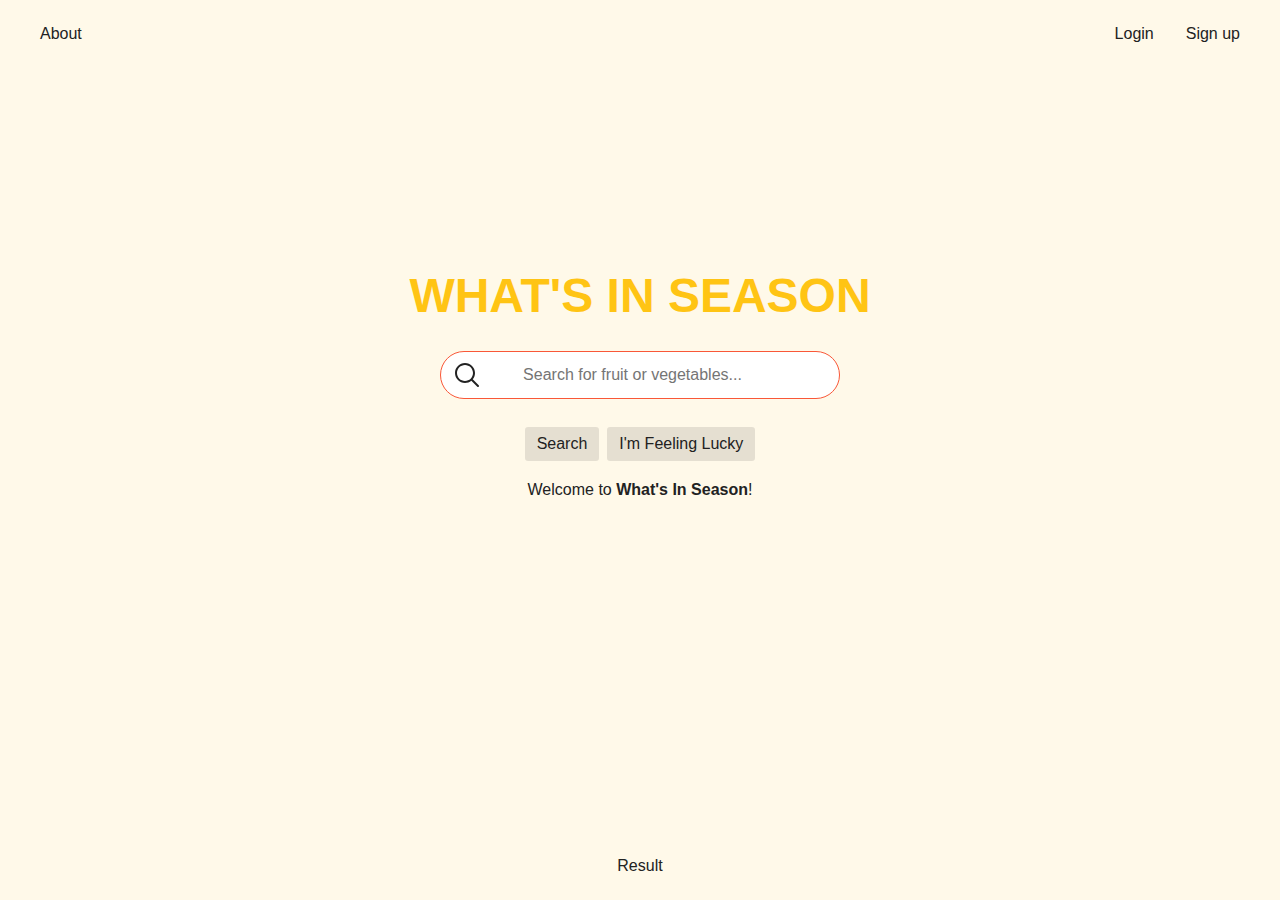
<file: index.html>
<!DOCTYPE html>
<html>
	<head>
		<link rel="stylesheet" href="assets/styles/styles.css" />
		<title>What's In Season</title>
		<meta charset="UTF-8" />
		<meta name="viewport" content="width=device-width, initial-scale=1" />
		<script src="assets/scripts/vendor.js" defer></script>
		<script src="assets/scripts/app.js" defer></script>
	</head>

	<body>
		<!-- HEADER -->
		<header>
			<nav class="navbar">
				<ul class="nav-main">
					<li class="nav-main__item left">
						<a href="/about.html">About</a>
					</li>
					<li class="nav-main__item"><a href="/login.html">Login</a></li>
					<li class="nav-main__item"><a href="/signup.html">Sign up</a></li>
				</ul>
			</nav>
		</header>

		<!-- MAIN -->
		<main class="index">
			<h1 class="logo">What's In Season</h1>
			<div>
				<form action="/edit.html" method="get">
					<div class="search-box">
						<img
							draggable="false"
							class="icon-search"
							src="/assets/img/icon-search.svg"
						/>
						<img
							draggable="false"
							class="icon-clear"
							src="/assets/img/icon-clear.svg"
						/>
						<input
							class="center"
							type="search"
							id="search-text"
							name="Search"
							placeholder="Search for fruit or vegetables..."
							size="30"
						/>
					</div>
					<div class="button__inline">
						<div class="button">
							<input
								class="center"
								type="button"
								id="button-search"
								value="Search"
							/>
						</div>
						<div class="button">
							<input
								class="center"
								type="button"
								id="button-random"
								value="I'm Feeling Lucky"
							/>
						</div>
					</div>
				</form>
				<div>
					<p>
						<span id="you-searched" style="display: inline"
							>Welcome to <strong>What's In Season</strong>!</span
						>
						<strong
							><span id="search-result" style="display: inline"></span
						></strong>
					</p>
				</div>
			</div>
		</main>

		<!-- FOOTER -->
		<footer>
			<nav class="navbar">
				<ul class="nav-secondary">
					<li class="nav-secondary__item">
						<a href="result.html">Result</a>
					</li>
				</ul>
			</nav>
		</footer>
	</body>
</html>
</file>
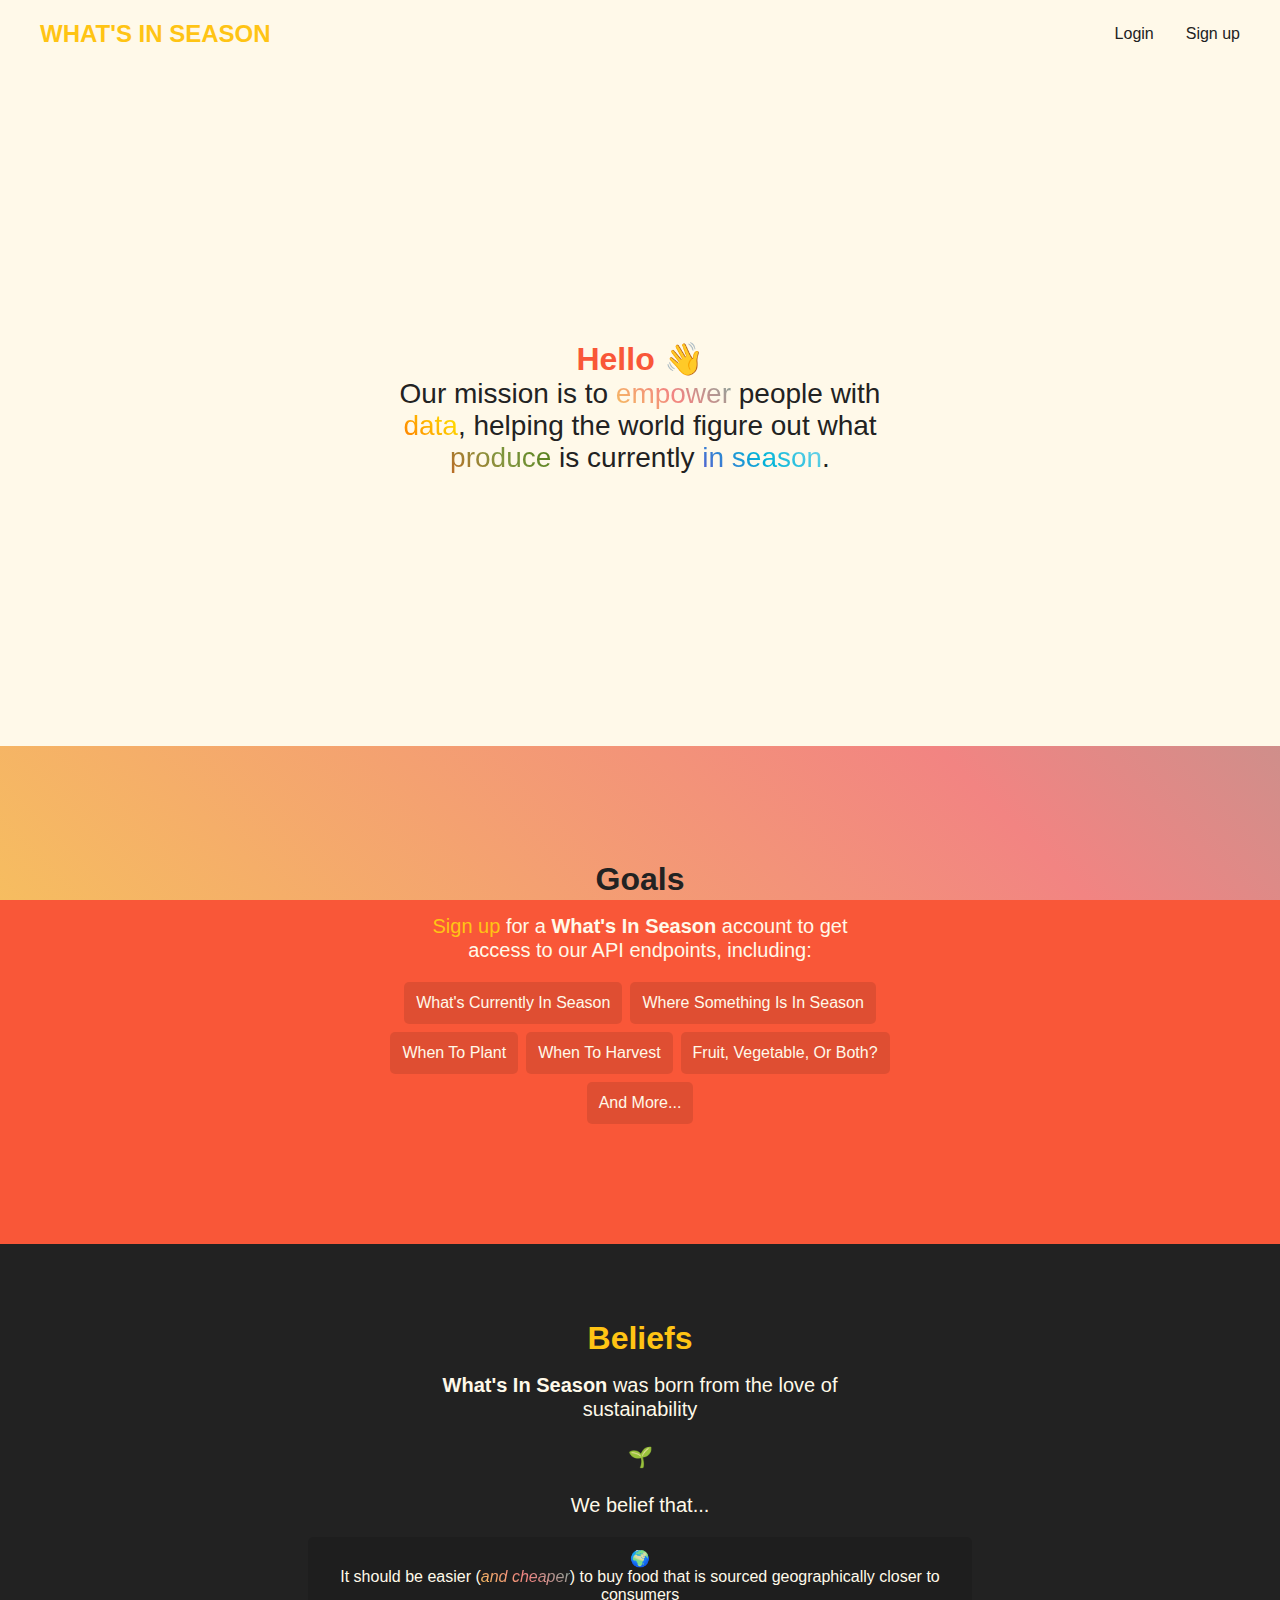
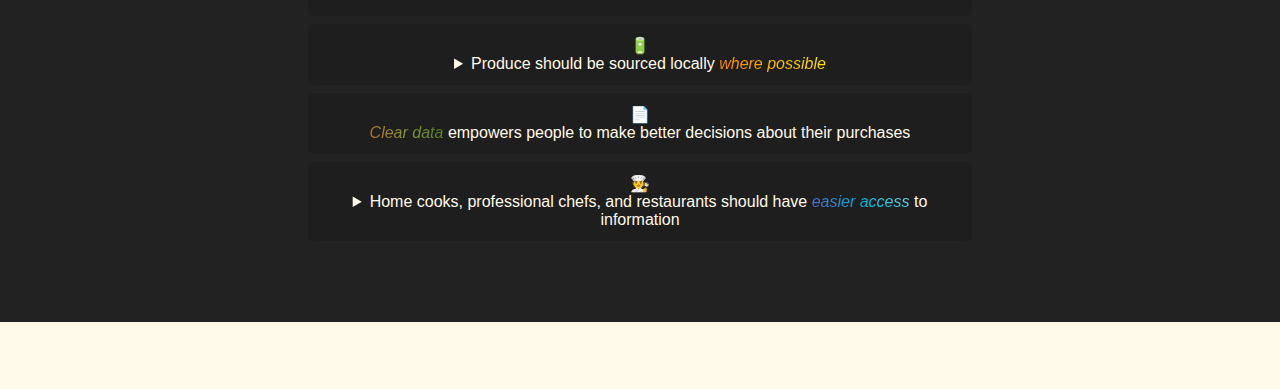
<file: about.html>
<!DOCTYPE html>
<html>
	<head>
		<link rel="stylesheet" href="assets/styles/styles.css" />
		<title>What's In Season</title>
	</head>
	<body>
		<header>
			<nav class="navbar">
				<a href="/index.html">
					<h1 class="logo">What's In Season</h1>
				</a>
				<ul class="nav-main">
					<li class="nav-main__item"><a href="/login.html">Login</a></li>
					<li class="nav-main__item"><a href="/signup.html">Sign up</a></li>
				</ul>
			</nav>
		</header>
		<main class="about">
			<section class="hero">
				<div>
					<h1><span class="color-secondary">Hello</span> 👋</h1>
				</div>
				<div>
					<h2>
						Our mission is to
						<span class="color-gradient-spring">empower</span> people with
						<span class="color-gradient-summer">data</span>, helping the world
						figure out what
						<span class="color-gradient-autumn">produce</span> is currently
						<span class="color-gradient-winter" style="white-space: nowrap"
							>in season</span
						>.
					</h2>
				</div>
			</section>
			<section class="parallax goals">
				<h1 class="color-text">Goals</h1>
				<p>
					<a class="color-primary" href="login.html">Sign up</a> for a
					<strong>What's In Season</strong> account to get access to our API
					endpoints, including:
				</p>
				<ul>
					<li>what's currently in season</li>
					<li>where something is in season</li>
					<li>when to plant</li>
					<li>when to harvest</li>
					<li>fruit, vegetable, or both?</li>
					<li>and more...</li>
				</ul>
			</section>
			<section class="beliefs">
				<h1 class="color-primary">Beliefs</h1>
				<p>
					<strong>What's In Season</strong> was born from the love of
					sustainability
				</p>
				<p>🌱</p>
				<p>We belief that...</p>
				<ul>
					<li>
						🌍<br />It should be easier (<span class="color-gradient-spring"
							><em>and cheaper</em></span
						>) to buy food that is sourced geographically closer to consumers
					</li>
					<li>
						🔋<br />
						<details>
							<summary>
								Produce should be sourced locally
								<span class="color-gradient-summer"
									><em>where possible</em></span
								>
							</summary>
							<em> helping to avoid unnecessary carbon emmissions </em>
						</details>
					</li>
					<li>
						📄<br /><em
							><span class="color-gradient-autumn">Clear data</span></em
						>
						empowers people to make better decisions about their purchases
					</li>
					<li>
						🧑‍🍳<br />
						<details>
							<summary>
								Home cooks, professional chefs, and restaurants should have
								<em
									><span class="color-gradient-winter">easier access</span></em
								>
								to information
							</summary>
							<em
								>empowering them to use ingredients they can source locally</em
							>
						</details>
					</li>
				</ul>
			</section>
		</main>
		<footer></footer>
	</body>
</html>
</file>
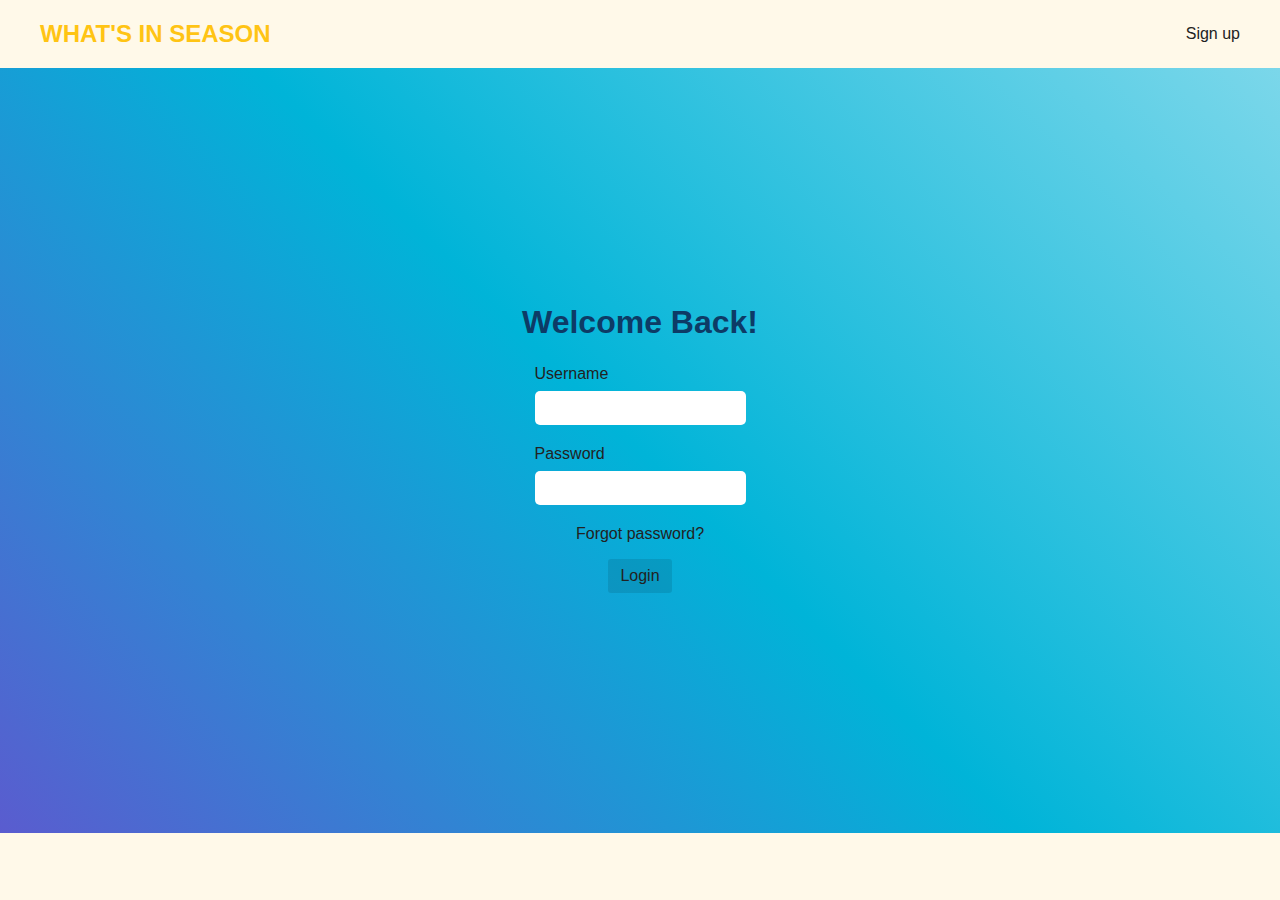
<file: login.html>
<!DOCTYPE html>
<html>
	<head>
		<link rel="stylesheet" href="assets/styles/styles.css" />
		<title>What's In Season</title>
		<script src="assets/scripts/vendor.js" defer></script>
		<script src="assets/scripts/app.js" defer></script>
	</head>
	<body>
		<header>
			<nav class="navbar">
				<a href="/index.html">
					<h1 class="logo">What's In Season</h1>
				</a>
				<ul class="nav-main">
					<li class="nav-main__item"><a href="/signup.html">Sign up</a></li>
				</ul>
			</nav>
		</header>
		<main class="login">
			<h1 class="center">Welcome Back!</h1>
			<div class="login__form">
				<form id="login-form">
					<div class="form___field">
						<label for="login-username">Username</label>
						<br />
						<input class="field-text" type="text" id="login-username" />
					</div>
					<div class="form___field">
						<label for="login-password">Password</label>
						<br />
						<input class="field-text" type="password" id="login-password" />
						<div class="form___field center">
							<a href="/reset-password.html">Forgot password?</a>
						</div>
					</div>
					<div class="form___field button center">
						<input type="submit" id="login-submit" value="Login" />
					</div>
				</form>
			</div>
		</main>
		<footer></footer>
	</body>
</html>
</file>
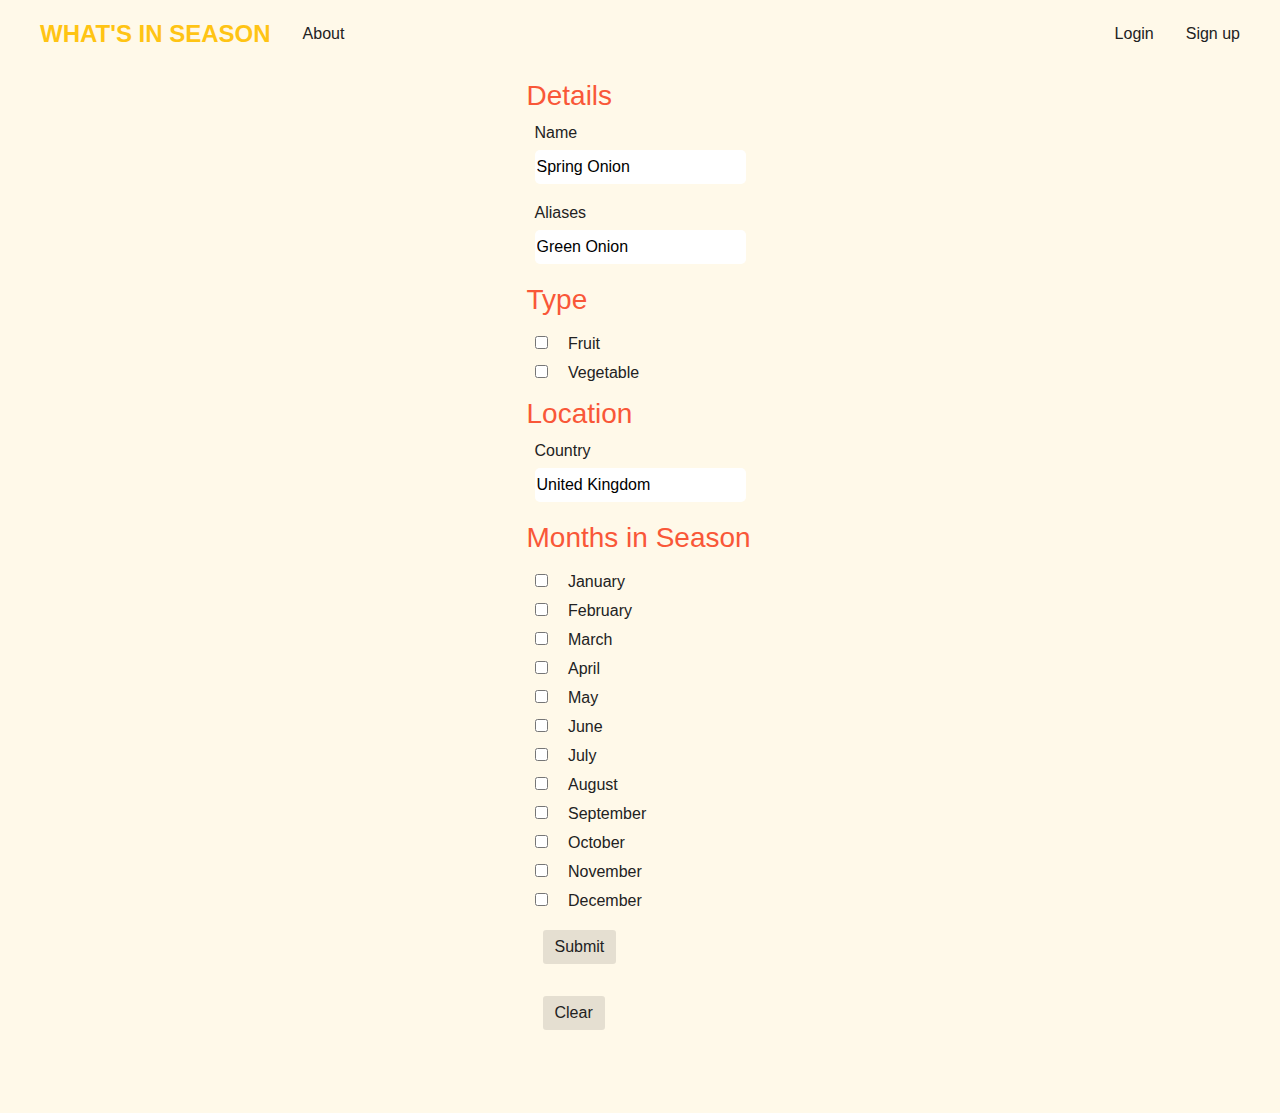
<file: result.html>
<!DOCTYPE html>
<html>
	<head>
		<link rel="stylesheet" href="assets/styles/styles.css" />
		<title>What's In Season</title>
	</head>
	<body>
		<header>
			<nav class="navbar">
				<a href="/index.html">
					<h1 class="logo">What's In Season</h1>
				</a>
				<ul class="nav-main">
					<li class="nav-main__item left">
						<a href="/about.html">About</a>
					</li>
					<li class="nav-main__item"><a href="/login.html">Login</a></li>
					<li class="nav-main__item"><a href="/signup.html">Sign up</a></li>
				</ul>
			</nav>
		</header>
		<main class="result">
			<flex class="child">
				<form action="Script URL" method="get">
					<div class="form___field">
						<h2>Details</h2>
					</div>
					<div class="form___field">
						<label for="name">Name</label>
						<br />
						<input
							class="field-text"
							name="Name"
							id="name"
							placeholder="Name"
							value="Spring Onion"
						/>
					</div>
					<div class="form___field">
						<label for="aliases">Aliases</label>
						<br />
						<input
							class="field-text"
							name="Aliases"
							id="aliases"
							placeholder="Aliases"
							value="Green Onion"
						/>
					</div>
					<div class="form___field">
						<h2>Type</h2>
					</div>
					<div class="form___field">
						<input type="checkbox" id="Fruit" name="Fruit" />
						<label for="Fruit">Fruit</label><br />
						<input type="checkbox" id="Vegetable" name="Vegetable" />
						<label for="Vegetable">Vegetable</label><br />
					</div>
					<div class="form___field">
						<h2>Location</h2>
					</div>
					<div class="form___field">
						<label for="country">Country</label>
						<br />
						<input
							class="field-text"
							name="Country"
							id="country"
							placeholder="Country"
							value="United Kingdom"
						/><br />
					</div>
					<div class="form___field">
						<h2>Months in Season</h2>
					</div>
					<div class="form___field">
						<input type="checkbox" id="january" name="January" />
						<label for="january">January</label><br />
						<input type="checkbox" id="february" name="February" />
						<label for="february">February</label><br />
						<input type="checkbox" id="march" name="March" />
						<label for="march">March</label><br />
						<input type="checkbox" id="april" name="April" />
						<label for="april">April</label><br />
						<input type="checkbox" id="may" name="May" />
						<label for="may">May</label><br />
						<input type="checkbox" id="june" name="June" />
						<label for="june">June</label><br />
						<input type="checkbox" id="july" name="July" />
						<label for="july">July</label><br />
						<input type="checkbox" id="august" name="August" />
						<label for="august">August</label><br />
						<input type="checkbox" id="september" name="September" />
						<label for="september">September</label><br />
						<input type="checkbox" id="october" name="October" />
						<label for="october">October</label><br />
						<input type="checkbox" id="november" name="November" />
						<label for="november">November</label><br />
						<input type="checkbox" id="december" name="December" />
						<label for="december">December</label><br />
					</div>
					<div class="form___field button">
						<input type="submit" value="Submit" />
					</div>
					<div class="form___field button">
						<input type="reset" value="Clear" />
					</div>
				</form>
			</flex>
		</main>
		<footer></footer>
	</body>
</html>
</file>
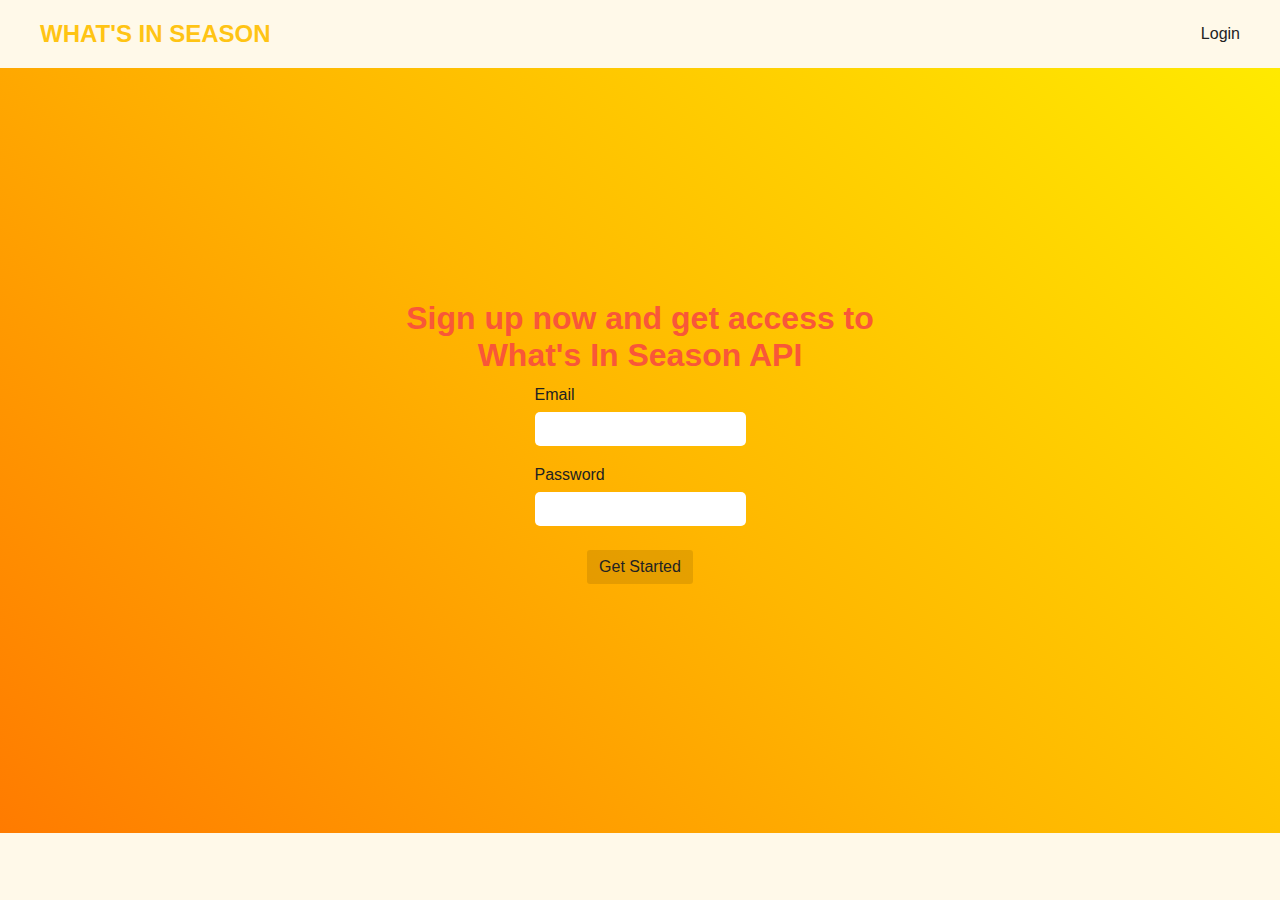
<file: signup.html>
<!DOCTYPE html>
<html>
	<head>
		<link rel="stylesheet" href="assets/styles/styles.css" />
		<title>What's In Season</title>
		<script src="assets/scripts/vendor.js" defer></script>
		<script src="assets/scripts/app.js" defer></script>
	</head>
	<body>
		<header>
			<nav class="navbar">
				<a href="/index.html">
					<h1 class="logo">What's In Season</h1>
				</a>
				<ul class="nav-main">
					<li class="nav-main__item"><a href="/login.html">Login</a></li>
				</ul>
			</nav>
		</header>
		<main class="signup">
			<h1 class="color-secondary center">
				Sign up now and get access to
				<br />
				What's In Season API
			</h1>
			<div class="signup__form">
				<form id="signup-form" method="get">
					<div class="form___field">
						<label for="signup-email">Email</label>
						<br />
						<input class="field-text" type="email" id="signup-email" />
					</div>
					<div class="form___field">
						<label for="signup-password">Password</label>
						<br />
						<input class="field-text" type="password" id="signup-password" />
					</div>
					<div class="form___field button center">
						<input type="submit" id="login-signup" value="Get Started" />
					</div>
				</form>
			</div>
		</main>
		<footer></footer>
	</body>
</html>
</file>
<file: assets/styles/styles.css>
:root {
  --color-primary: #ffc414;
  --color-secondary: #F95738;
  --color-tertiary: #1E91D6;
  --color-text: #222222;
  --color-background: #fff9e9;
  --color-heading: #0D3B66;
  --color-button: rgba(0, 0, 0, 0.1);
  --color-gradient-spring: 45deg, #f6bd60, #f28482, #84a59d;
  --color-gradient-summer: 45deg, #ff7b00, #ffb700, #ffea00;
  --color-gradient-autumn: 45deg, #bc6c25, #839740, #4b7c14;
  --color-gradient-winter: 45deg, #5a5ccf, #00b4d8, #7bd7ea;
  --font-brand: "Futura", "Trebuchet MS", Arial, sans-serif;
  --font-content: "Helvetica Neue", Helvetica, Arial, "Lucida Grande", sans-serif;
  --global-margin: 1.5rem;
}

[data-theme="dark"] {
  --color-primary: #FFC414;
  --color-secondary: #F95738;
  --color-text: #fff9e9;
  --color-background: #222222;
  --color-heading: #0D3B66;
}

body {
  display: grid;
  margin: 0;
  font-family: var(--font-content);
  background-color: var(--color-background);
  color: var(--color-text);
  grid-template-rows: auto 1fr auto;
  height: 100vh;
  font-weight: 500;
}

h1 {
  color: var(--color-heading);
  font-family: var(--font-brand);
  font-size: 2rem;
  font-weight: 600;
  margin: 0;
  padding: 0;
}

h2 {
  color: var(--color-secondary);
  font-size: 1.75rem;
  font-weight: 500;
  margin: 0;
  padding: 0;
}

a {
  color: var(--color-primary);
  font-size: 1rem;
  font-weight: 500;
  margin: 0;
  padding: 0;
  text-decoration: none;
  color: var(--color-text);
}

a:hover {
  text-decoration: underline;
  text-underline-offset: 0.25em;
  color: var(--color-primary);
  text-decoration-color: var(--color-primary);
}

p,
input,
label {
  margin: 0.5rem;
  font-family: var(--font-content);
  font-size: 1rem;
  font-weight: 500;
}

/* LOGO STYLING */
.logo {
  color: var(--color-primary);
  font-family: var(--font-brand);
  font-weight: 600;
  text-transform: uppercase;
  white-space: nowrap;
}

.field-text {
  border-radius: 5px;
  border: none;
  height: 2rem;
}

/* NAVIGATION BAR STYLING STARTS HERE */
header,
footer {
  display: flex;
  justify-content: center;
  background-color: var(--color-background);
  color: var(--color-text);
  height: 7.5vh;
}

.navbar {
  width: 100%;
  display: flex;
  flex-flow: row nowrap;
  justify-content: space-between;
  align-items: center;
  margin: var(--global-margin);
}

.nav-main,
.nav-secondary {
  font-weight: 600;
  display: flex;
  justify-content: flex-end;
  list-style-type: none;
  width: 100%;
  margin: 0;
  padding: 0;
}

.nav-main__item,
.nav-secondary__item {
  color: var(--color-text);
  padding: 1rem;
  white-space: nowrap;
}

.navbar .left {
  margin-right: auto;
}

.navbar .logo {
  margin: 0;
  padding: 0 1rem 0 1rem;
  line-height: 0;
  font-size: 1.5rem;
  color: var(--color-primary);
}

/* MAIN STYLING STARTS HERE */
main {
  /* margin: 1rem; */
  display: flex;
  flex-direction: column;
  background-color: var(--color-background);
  color: var(--color-text);
}

/* FOOTER STYLING STARTS HERE */
.nav-secondary {
  justify-content: center;
}

/* INDEX STYLING */
.index {
  padding: 20vh 0 0 0;
  text-align: center;
}

.index .logo {
  font-size: 3rem;
  margin: 1rem;
  padding: 0.25rem;
}

.search-box {
  display: grid;
  justify-content: center;
  align-items: center;
}

.search-box input {
  grid-template-columns: 1fr 1fr 1fr 1fr;
  height: 3rem;
  width: 30vw;
  max-width: 30vw;
  min-width: 400px;
  border: solid 0.1rem var(--color-secondary);
  border-radius: 1.5rem;
  grid-area: 1 / 1 / 1 / 5;
  text-align: center;
}

.icon-search {
  grid-area: 1 / 1 / 1 / 1;
  z-index: 1;
  margin: 0 0 0 1.25rem;
}

.icon-clear {
  grid-area: 1 / 4 / 1 / 4;
  z-index: 1;
  margin: 0 1.25rem 0 0;
  visibility: hidden;
}

.button__inline {
  display: flex;
  justify-content: center;
  margin: 1rem;
  
}

.button input {
  background-color: var(--color-button);
  color: var(--color-text);
  border: none;
  border-radius: 3px;
  margin: 0.25rem;
  padding: 0.5rem 0.75rem 0.5rem 0.75rem;
}

/* ABOUT PAGE GENERIC STYLING */
.about h1 {
  padding: 0 0 0.5rem 0;
}

.about p {
  width: 35vw;
  padding: 0 0 0.5rem 0;
  text-align: center;
  line-height: 1.5rem;
  font-size: 1.25rem;
}

.about a {
  font-size: 1.25rem;
}

.about ul {
  /* border: solid 1px red; */
  display: flex;
  flex-wrap: wrap;
  list-style-type: none;
  align-items: center;
  justify-content: center;
  padding: 0;
  width: 40vw;
  margin: 0;
  padding: 0;
}

.about li {
  background-color: var(--color-button);
  padding: 0.75rem;
  margin: 0.25rem;
  border-radius: 5px;
  text-align: center;
  text-transform: capitalize;
  font-size: 1rem;
}

/* ABOUT HERO STYLING */
main .hero {
  padding: var(--global-margin);
  display: flex;
  flex-direction: column;
  justify-content: center;
  align-items: center;
  height: 70vh;
}

.hero h1 {
  margin: 0;
  padding: 0;
}

.hero h2 {
  max-width: 40vw;
  min-width: 400px;
  text-align: center;
  color: var(--color-text);
}

/* ABOUT GOALS STYLING */
.about .goals {
  position: sticky;
  display: flex;
  flex-wrap: nowrap;
  flex-direction: column;
  padding: var(--global-margin);
  align-items: center;
  justify-content: center;
  background-color: var(--color-secondary);
  background-image: linear-gradient(var(--color-gradient-spring));
  height: 50vh;
}

.goals p {
  color: var(--color-background);
}

.goals li {
  color: var(--color-background);
}

/* ABOUT BELIEFS STYLING */
main .beliefs {
  display: flex;
  flex-wrap: nowrap;
  flex-direction: column;
  padding: var(--global-margin);
  align-items: center;
  justify-content: center;
  height: 70vh;
  background-color: var(--color-text);
}

.beliefs p {
  color: var(--color-background);
}

.beliefs ul {
  display: grid;
  grid-template-columns: 1fr;
}

.beliefs li {
  height: 1fr;
  width: 50vw;
  text-transform: none;
  color: var(--color-background);
}

/* LOGIN / SIGN UP STYLING */
.login,
.signup {
  display: flex;
  justify-content: center;
}

.login {
  background-color: var(--color-tertiary);
  background-image: linear-gradient(var(--color-gradient-winter));
}

.signup {
  background-color: var(--color-primary);
  background-image: linear-gradient(var(--color-gradient-summer));
}

.login__form,
.signup__form {
  display: flex;
  justify-content: center;
}

.form___field {
  align-content: center;
  padding-top: 0.75rem;
}

.login h1 {
  padding: 0.75rem;
}

.login .button,
.signup .button {
  padding: 0.75rem;
}

/* RESULT STYLING */
.result {
  display: flex;
  flex-direction: column;
  justify-content: center;
  align-items: center;
}

.result .button {
  padding: 0.75rem;
}

/* COMBO STYLING */
.center {
  text-align: center;
}

.color-primary {
  color: var(--color-primary);
}

.color-secondary {
  color: var(--color-secondary);
}

.color-tertiary {
  color: var(--color-tertiary);
}

.color-heading {
  color: var(--color-heading);
}

.color-text {
  color: var(--color-text);
}

.color-background {
  color: var(--color-background);
}

.color-gradient-spring {
  background: -webkit-linear-gradient(var(--color-gradient-spring));
  background-clip: content-box;
  -webkit-background-clip: text;
  -webkit-text-fill-color: transparent;
}

.color-gradient-summer {
  background: -webkit-linear-gradient(var(--color-gradient-summer));
  background-clip: content-box;
  -webkit-background-clip: text;
  -webkit-text-fill-color: transparent;
}

.color-gradient-autumn {
  background: -webkit-linear-gradient(var(--color-gradient-autumn));
  background-clip: content-box;
  -webkit-background-clip: text;
  -webkit-text-fill-color: transparent;
}

.color-gradient-winter {
  background: -webkit-linear-gradient(var(--color-gradient-winter));
  background-clip: content-box;
  -webkit-background-clip: text;
  -webkit-text-fill-color: transparent;
}

.parallax {
  background-attachment: fixed;
  background-position: center;
  background-repeat: no-repeat;
  background-size: cover;
}
</file>
